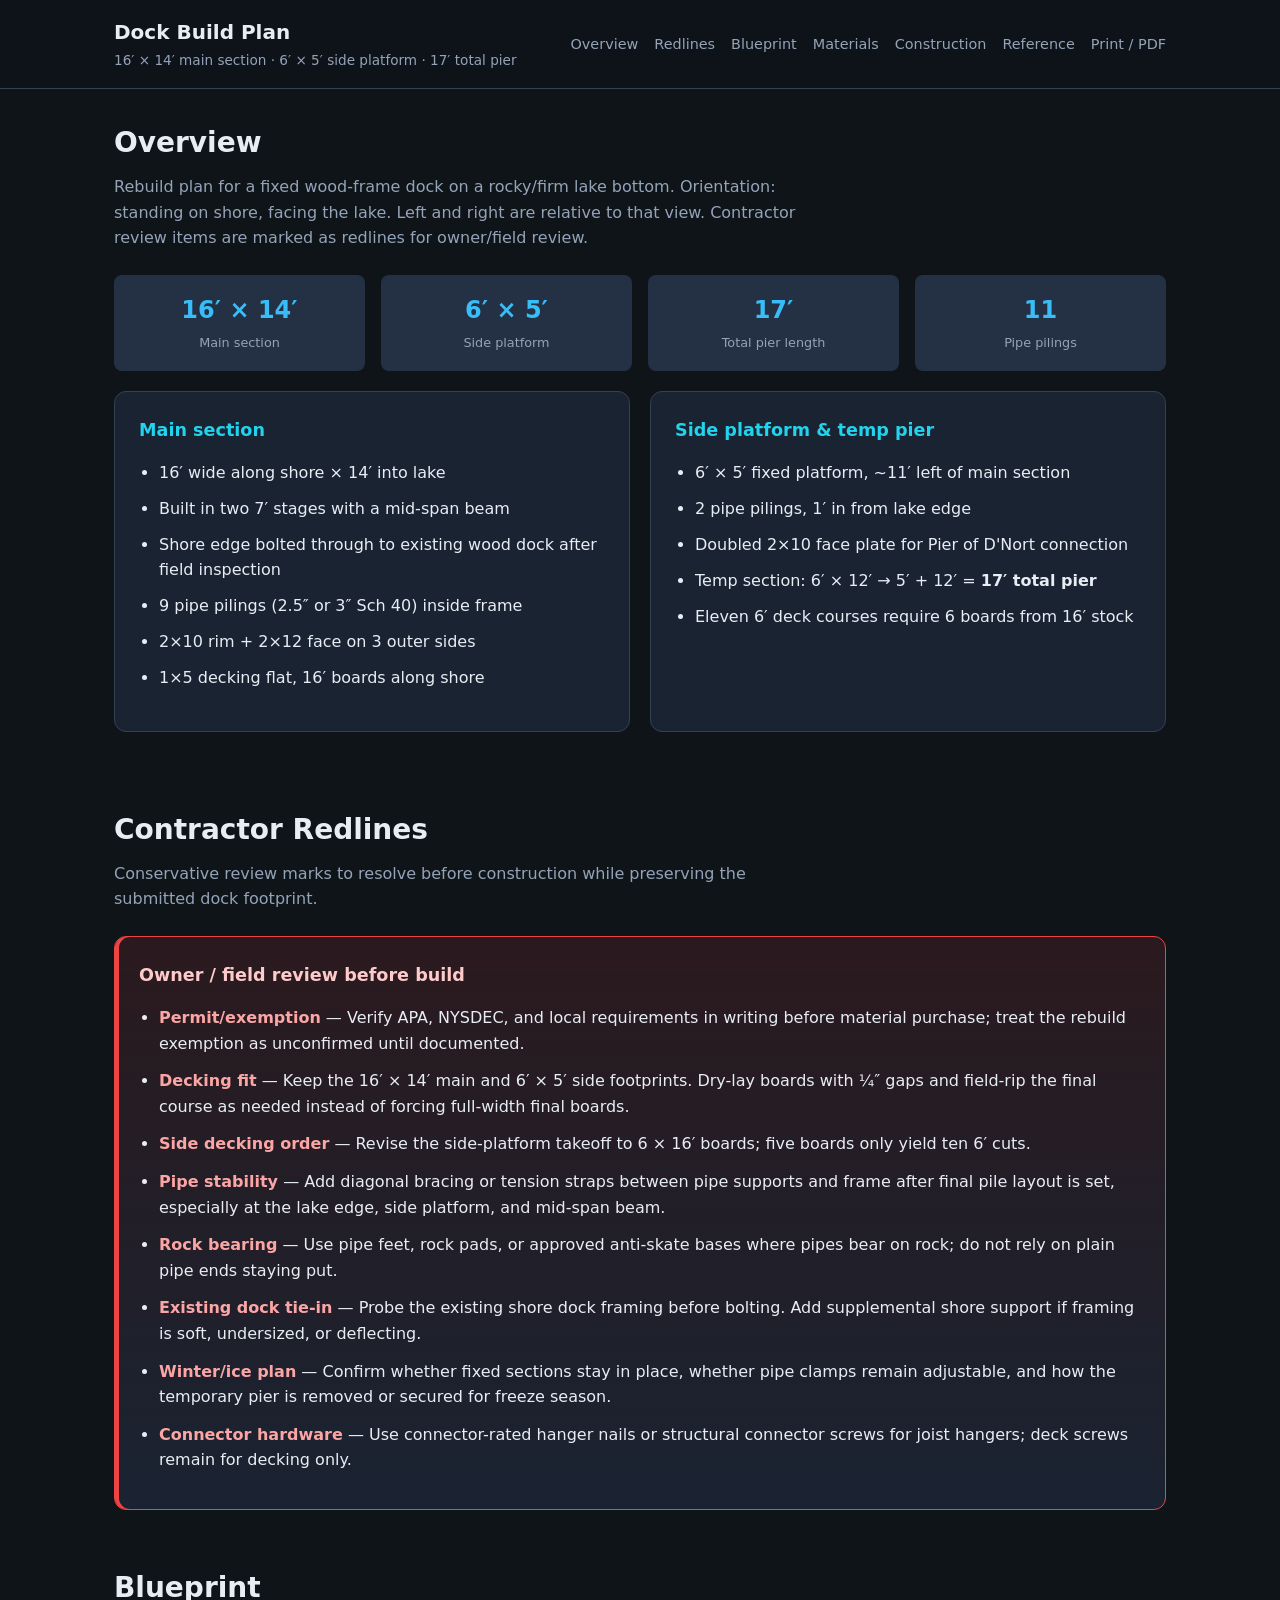
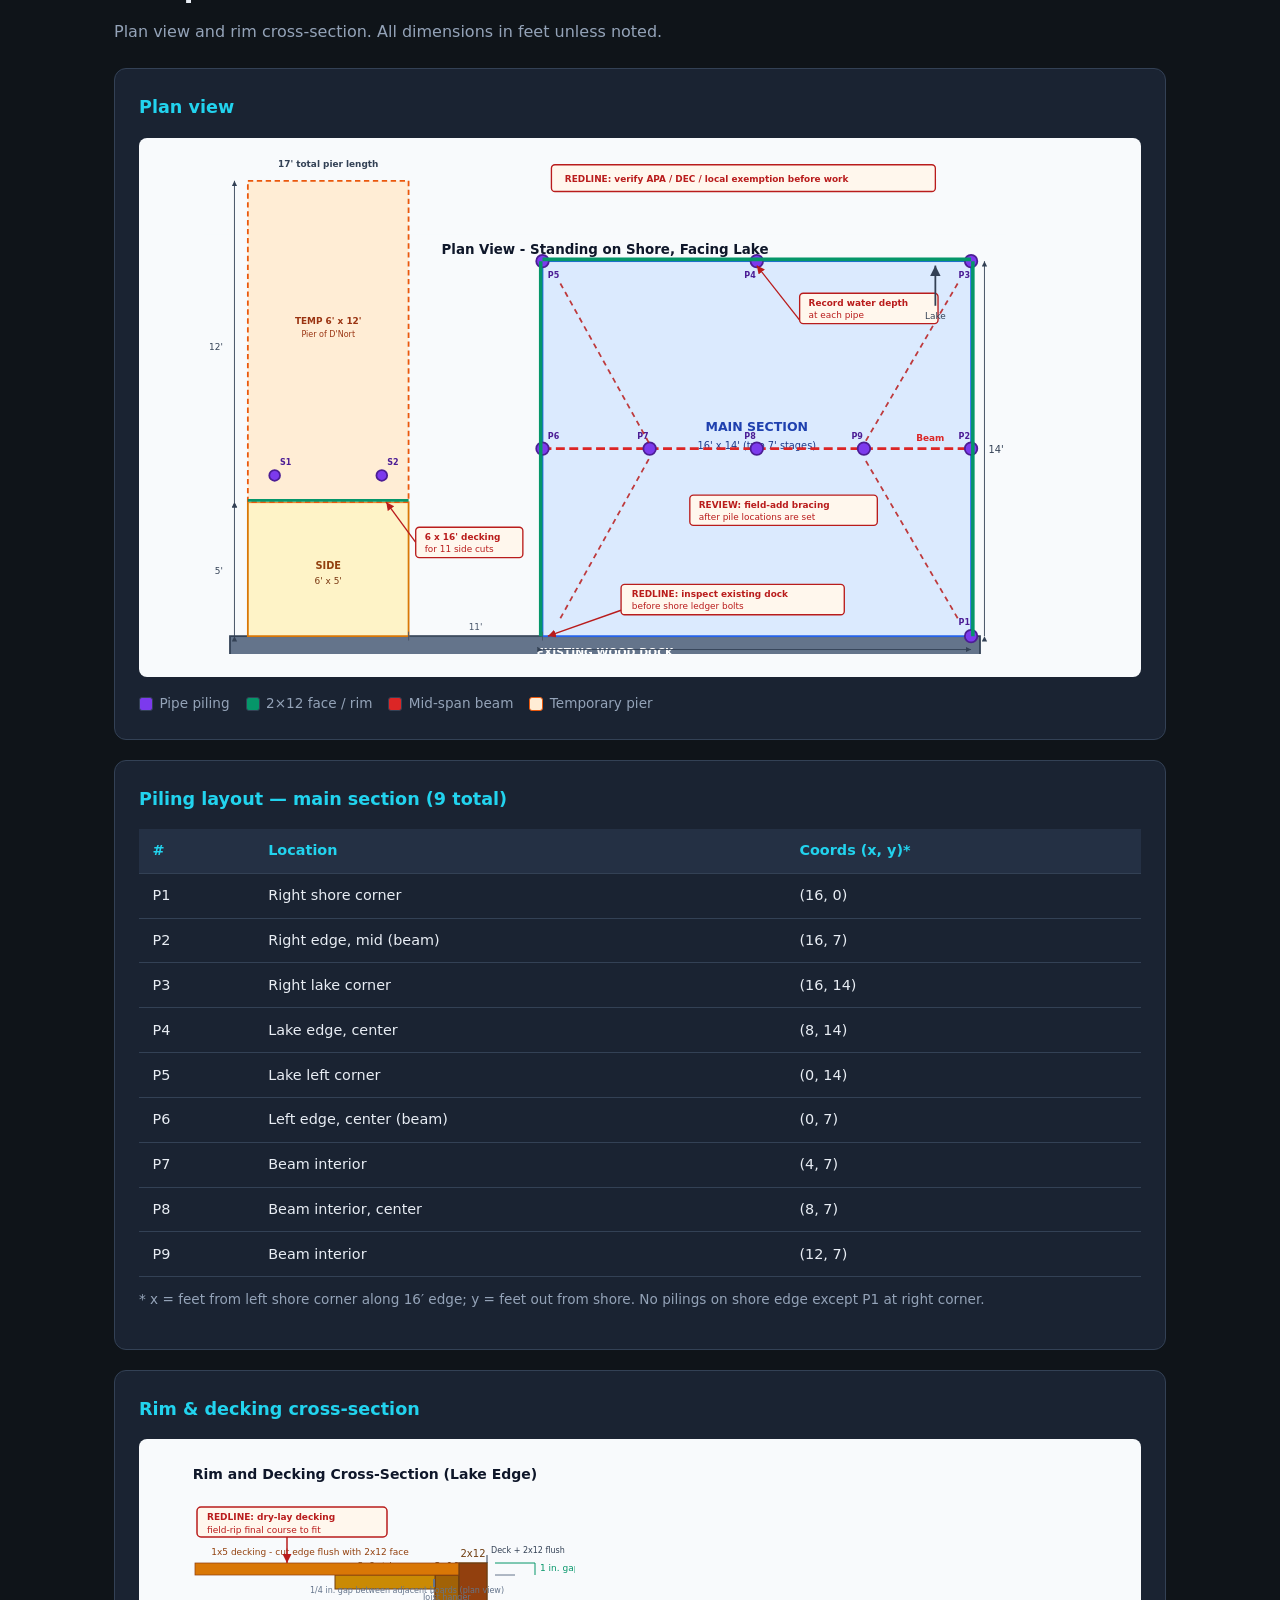
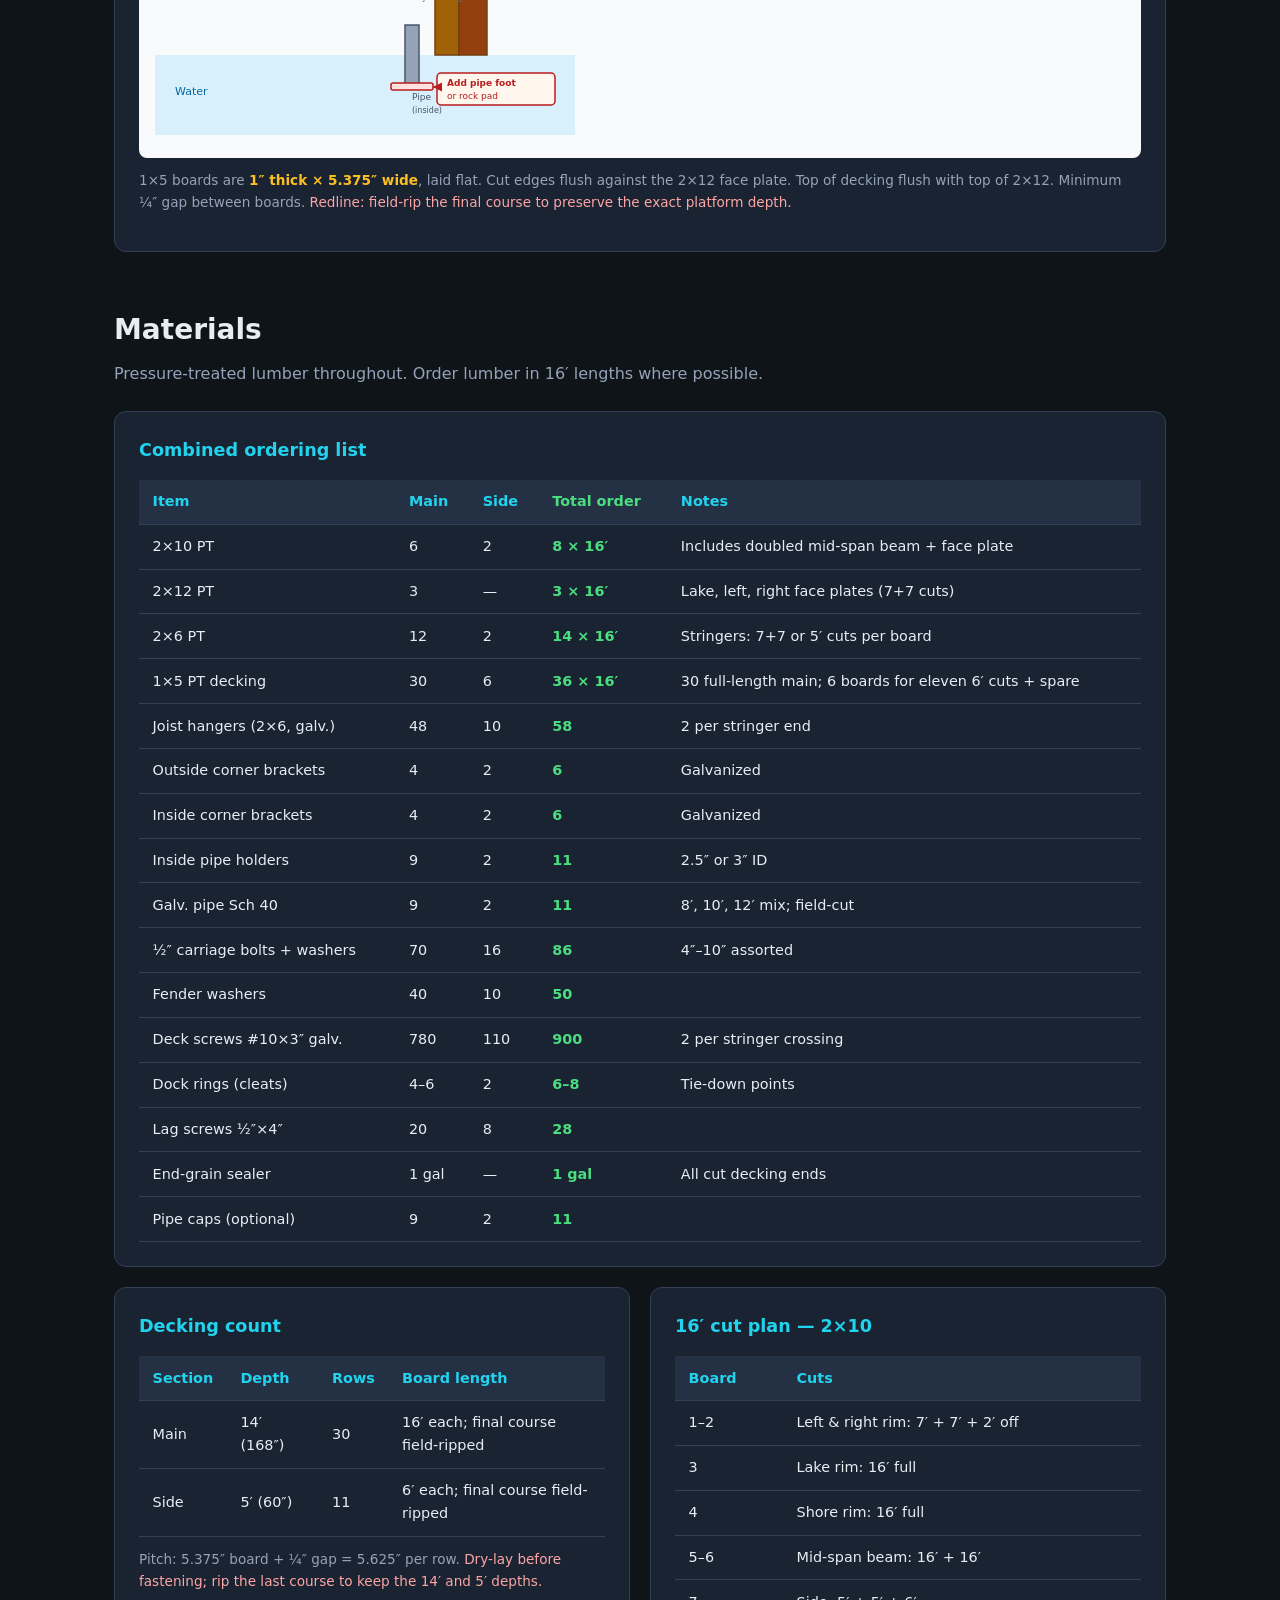
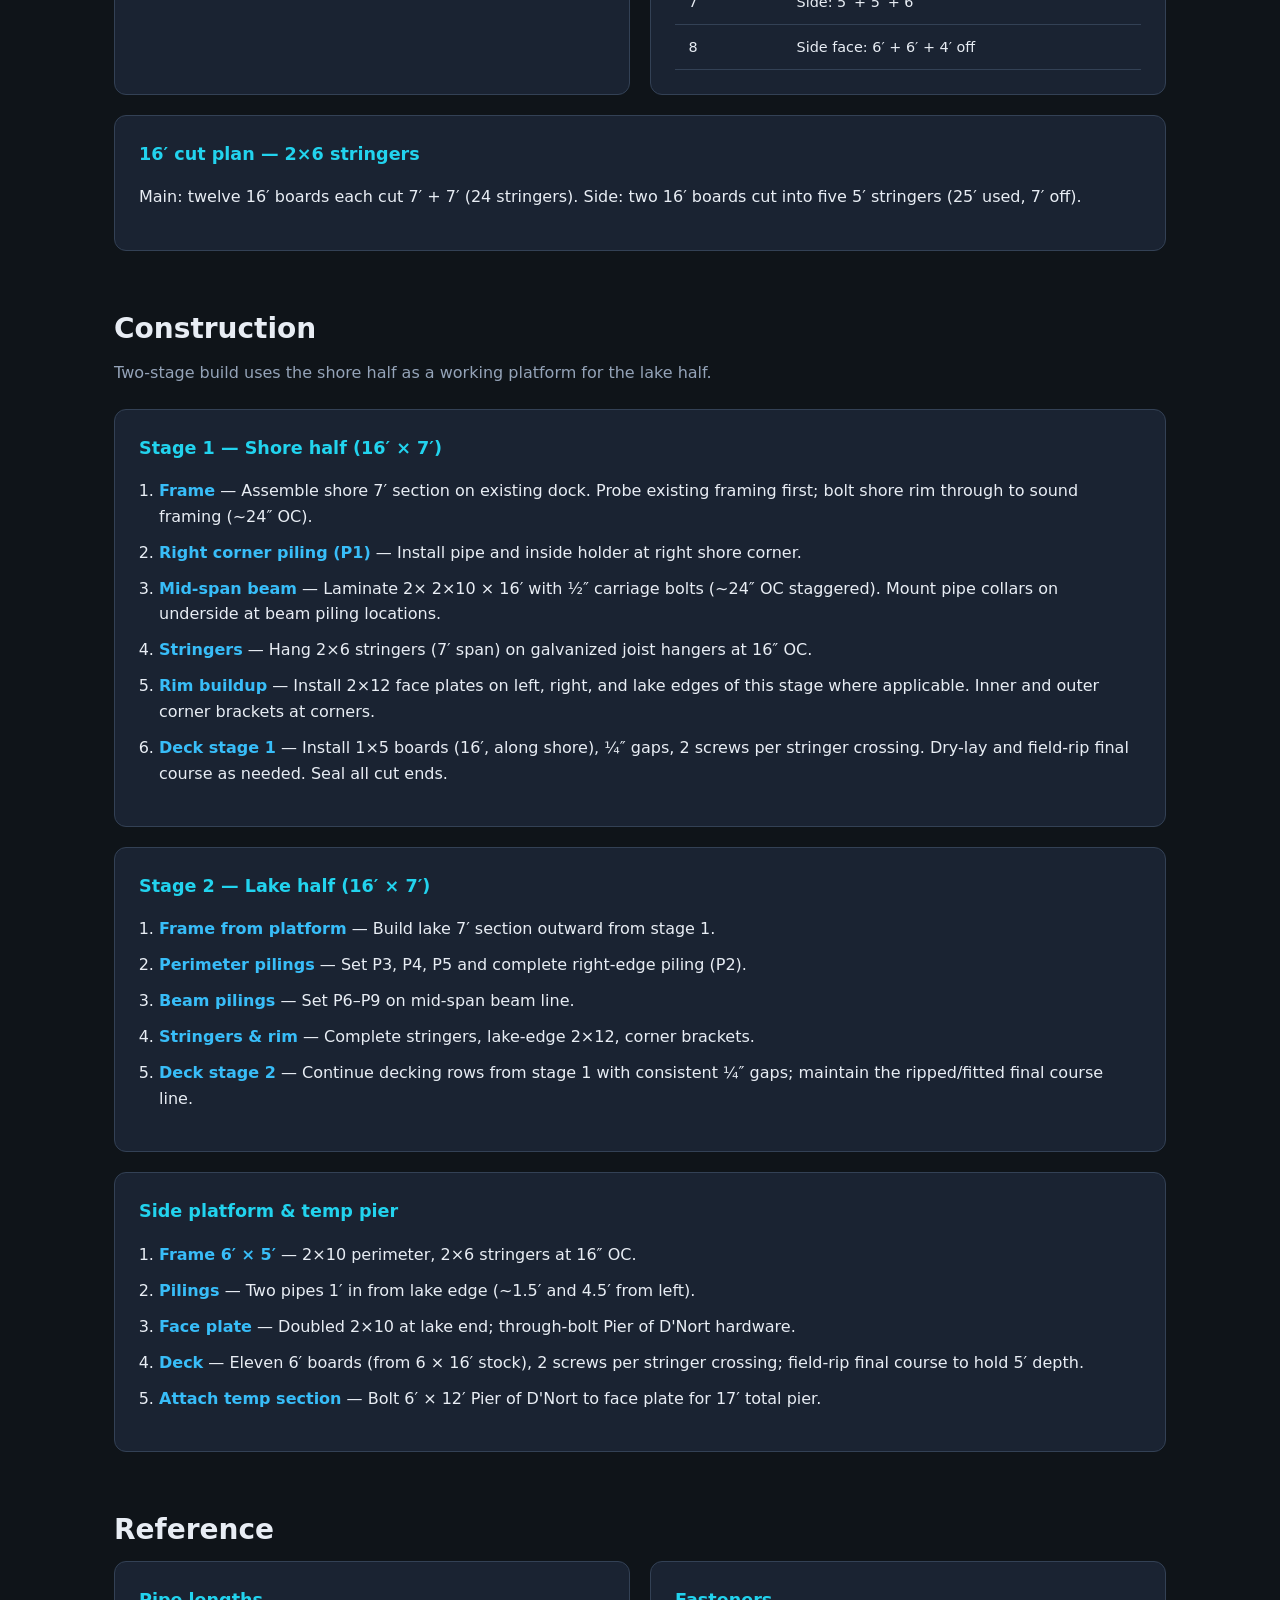
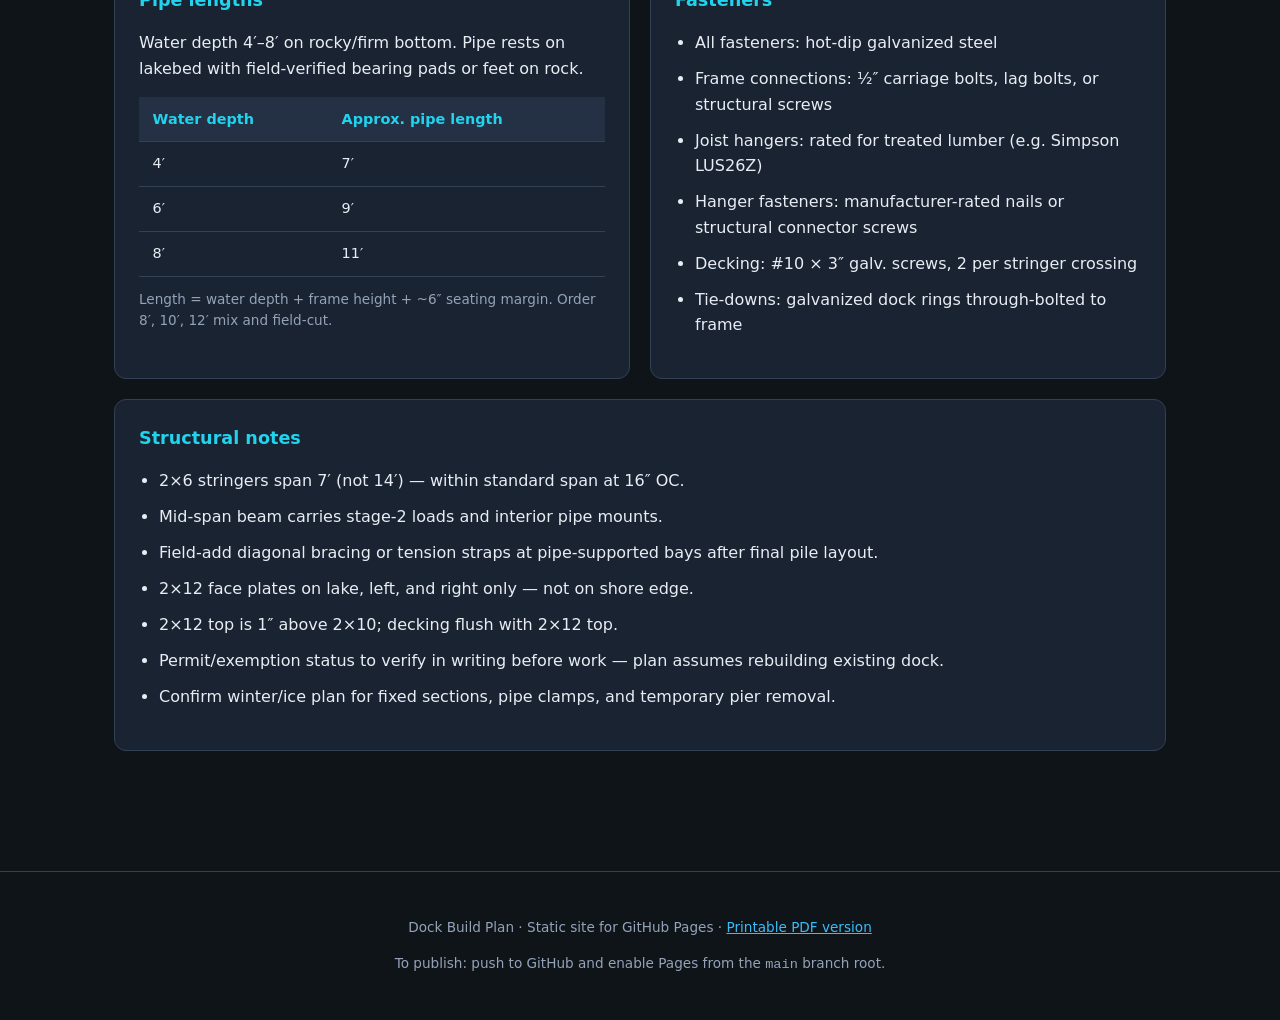
<file: index.html>
<!DOCTYPE html>
<html lang="en">
<head>
  <meta charset="UTF-8">
  <meta name="viewport" content="width=device-width, initial-scale=1.0">
  <title>Dock Build Plan</title>
  <link rel="stylesheet" href="css/style.css">
</head>
<body>
  <header>
    <div class="header-inner">
      <div>
        <h1>Dock Build Plan</h1>
        <p>16′ × 14′ main section · 6′ × 5′ side platform · 17′ total pier</p>
      </div>
      <nav>
        <a href="#overview">Overview</a>
        <a href="#redlines">Redlines</a>
        <a href="#blueprint">Blueprint</a>
        <a href="#materials">Materials</a>
        <a href="#construction">Construction</a>
        <a href="#reference">Reference</a>
        <a href="print.html">Print / PDF</a>
      </nav>
    </div>
  </header>

  <main>
    <section id="overview">
      <h2>Overview</h2>
      <p class="section-lead">
        Rebuild plan for a fixed wood-frame dock on a rocky/firm lake bottom.
        Orientation: standing on shore, facing the lake. Left and right are relative to that view.
        Contractor review items are marked as redlines for owner/field review.
      </p>

      <div class="stat-grid">
        <div class="stat"><span class="value">16′ × 14′</span><span class="label">Main section</span></div>
        <div class="stat"><span class="value">6′ × 5′</span><span class="label">Side platform</span></div>
        <div class="stat"><span class="value">17′</span><span class="label">Total pier length</span></div>
        <div class="stat"><span class="value">11</span><span class="label">Pipe pilings</span></div>
      </div>

      <div class="grid-2" style="margin-top: 1.25rem;">
        <div class="card">
          <h3>Main section</h3>
          <ul class="checklist">
            <li>16′ wide along shore × 14′ into lake</li>
            <li>Built in two 7′ stages with a mid-span beam</li>
            <li>Shore edge bolted through to existing wood dock after field inspection</li>
            <li>9 pipe pilings (2.5″ or 3″ Sch 40) inside frame</li>
            <li>2×10 rim + 2×12 face on 3 outer sides</li>
            <li>1×5 decking flat, 16′ boards along shore</li>
          </ul>
        </div>
        <div class="card">
          <h3>Side platform &amp; temp pier</h3>
          <ul class="checklist">
            <li>6′ × 5′ fixed platform, ~11′ left of main section</li>
            <li>2 pipe pilings, 1′ in from lake edge</li>
            <li>Doubled 2×10 face plate for Pier of D'Nort connection</li>
            <li>Temp section: 6′ × 12′ → 5′ + 12′ = <strong>17′ total pier</strong></li>
            <li>Eleven 6′ deck courses require 6 boards from 16′ stock</li>
          </ul>
        </div>
      </div>
    </section>

    <section id="redlines">
      <h2>Contractor Redlines</h2>
      <p class="section-lead">
        Conservative review marks to resolve before construction while preserving the submitted dock footprint.
      </p>

      <div class="card redline-card">
        <h3>Owner / field review before build</h3>
        <ul class="redline-list">
          <li><strong>Permit/exemption</strong> — Verify APA, NYSDEC, and local requirements in writing before material purchase; treat the rebuild exemption as unconfirmed until documented.</li>
          <li><strong>Decking fit</strong> — Keep the 16′ × 14′ main and 6′ × 5′ side footprints. Dry-lay boards with ¼″ gaps and field-rip the final course as needed instead of forcing full-width final boards.</li>
          <li><strong>Side decking order</strong> — Revise the side-platform takeoff to 6 × 16′ boards; five boards only yield ten 6′ cuts.</li>
          <li><strong>Pipe stability</strong> — Add diagonal bracing or tension straps between pipe supports and frame after final pile layout is set, especially at the lake edge, side platform, and mid-span beam.</li>
          <li><strong>Rock bearing</strong> — Use pipe feet, rock pads, or approved anti-skate bases where pipes bear on rock; do not rely on plain pipe ends staying put.</li>
          <li><strong>Existing dock tie-in</strong> — Probe the existing shore dock framing before bolting. Add supplemental shore support if framing is soft, undersized, or deflecting.</li>
          <li><strong>Winter/ice plan</strong> — Confirm whether fixed sections stay in place, whether pipe clamps remain adjustable, and how the temporary pier is removed or secured for freeze season.</li>
          <li><strong>Connector hardware</strong> — Use connector-rated hanger nails or structural connector screws for joist hangers; deck screws remain for decking only.</li>
        </ul>
      </div>
    </section>

    <section id="blueprint">
      <h2>Blueprint</h2>
      <p class="section-lead">Plan view and rim cross-section. All dimensions in feet unless noted.</p>

      <div class="card">
        <h3>Plan view</h3>
        <div class="blueprint-wrap">
          <img src="assets/plan-view.svg" alt="Dock plan view showing main section, side platform, pilings, and temporary pier" width="900" height="500">
        </div>
        <div class="legend">
          <span class="legend-item"><span class="legend-swatch" style="background:#7c3aed"></span> Pipe piling</span>
          <span class="legend-item"><span class="legend-swatch" style="background:#059669"></span> 2×12 face / rim</span>
          <span class="legend-item"><span class="legend-swatch" style="background:#dc2626"></span> Mid-span beam</span>
          <span class="legend-item"><span class="legend-swatch" style="background:#ffedd5;border-color:#ea580c"></span> Temporary pier</span>
        </div>
      </div>

      <div class="card">
        <h3>Piling layout — main section (9 total)</h3>
        <table>
          <thead>
            <tr><th>#</th><th>Location</th><th>Coords (x, y)*</th></tr>
          </thead>
          <tbody>
            <tr><td>P1</td><td>Right shore corner</td><td>(16, 0)</td></tr>
            <tr><td>P2</td><td>Right edge, mid (beam)</td><td>(16, 7)</td></tr>
            <tr><td>P3</td><td>Right lake corner</td><td>(16, 14)</td></tr>
            <tr><td>P4</td><td>Lake edge, center</td><td>(8, 14)</td></tr>
            <tr><td>P5</td><td>Lake left corner</td><td>(0, 14)</td></tr>
            <tr><td>P6</td><td>Left edge, center (beam)</td><td>(0, 7)</td></tr>
            <tr><td>P7</td><td>Beam interior</td><td>(4, 7)</td></tr>
            <tr><td>P8</td><td>Beam interior, center</td><td>(8, 7)</td></tr>
            <tr><td>P9</td><td>Beam interior</td><td>(12, 7)</td></tr>
          </tbody>
        </table>
        <p class="note">* x = feet from left shore corner along 16′ edge; y = feet out from shore. No pilings on shore edge except P1 at right corner.</p>
      </div>

      <div class="card">
        <h3>Rim &amp; decking cross-section</h3>
        <div class="blueprint-wrap">
          <img src="assets/rim-section.svg" alt="Cross-section showing 2x10 rim, offset 2x12 face, flat 1x5 decking, and inside pipe piling" width="420" height="280">
        </div>
        <p class="note">1×5 boards are <strong>1″ thick × 5.375″ wide</strong>, laid flat. Cut edges flush against the 2×12 face plate. Top of decking flush with top of 2×12. Minimum ¼″ gap between boards. <span class="redline-inline">Redline: field-rip the final course to preserve the exact platform depth.</span></p>
      </div>
    </section>

    <section id="materials">
      <h2>Materials</h2>
      <p class="section-lead">Pressure-treated lumber throughout. Order lumber in 16′ lengths where possible.</p>

      <div class="card">
        <h3>Combined ordering list</h3>
        <table>
          <thead>
            <tr>
              <th>Item</th>
              <th>Main</th>
              <th>Side</th>
              <th class="order-total">Total order</th>
              <th>Notes</th>
            </tr>
          </thead>
          <tbody>
            <tr><td>2×10 PT</td><td>6</td><td>2</td><td class="order-total">8 × 16′</td><td>Includes doubled mid-span beam + face plate</td></tr>
            <tr><td>2×12 PT</td><td>3</td><td>—</td><td class="order-total">3 × 16′</td><td>Lake, left, right face plates (7+7 cuts)</td></tr>
            <tr><td>2×6 PT</td><td>12</td><td>2</td><td class="order-total">14 × 16′</td><td>Stringers: 7+7 or 5′ cuts per board</td></tr>
            <tr><td>1×5 PT decking</td><td>30</td><td>6</td><td class="order-total">36 × 16′</td><td>30 full-length main; 6 boards for eleven 6′ cuts + spare</td></tr>
            <tr><td>Joist hangers (2×6, galv.)</td><td>48</td><td>10</td><td class="order-total">58</td><td>2 per stringer end</td></tr>
            <tr><td>Outside corner brackets</td><td>4</td><td>2</td><td class="order-total">6</td><td>Galvanized</td></tr>
            <tr><td>Inside corner brackets</td><td>4</td><td>2</td><td class="order-total">6</td><td>Galvanized</td></tr>
            <tr><td>Inside pipe holders</td><td>9</td><td>2</td><td class="order-total">11</td><td>2.5″ or 3″ ID</td></tr>
            <tr><td>Galv. pipe Sch 40</td><td>9</td><td>2</td><td class="order-total">11</td><td>8′, 10′, 12′ mix; field-cut</td></tr>
            <tr><td>½″ carriage bolts + washers</td><td>70</td><td>16</td><td class="order-total">86</td><td>4″–10″ assorted</td></tr>
            <tr><td>Fender washers</td><td>40</td><td>10</td><td class="order-total">50</td><td></td></tr>
            <tr><td>Deck screws #10×3″ galv.</td><td>780</td><td>110</td><td class="order-total">900</td><td>2 per stringer crossing</td></tr>
            <tr><td>Dock rings (cleats)</td><td>4–6</td><td>2</td><td class="order-total">6–8</td><td>Tie-down points</td></tr>
            <tr><td>Lag screws ½″×4″</td><td>20</td><td>8</td><td class="order-total">28</td><td></td></tr>
            <tr><td>End-grain sealer</td><td>1 gal</td><td>—</td><td class="order-total">1 gal</td><td>All cut decking ends</td></tr>
            <tr><td>Pipe caps (optional)</td><td>9</td><td>2</td><td class="order-total">11</td><td></td></tr>
          </tbody>
        </table>
      </div>

      <div class="grid-2">
        <div class="card">
          <h3>Decking count</h3>
          <table>
            <thead><tr><th>Section</th><th>Depth</th><th>Rows</th><th>Board length</th></tr></thead>
            <tbody>
              <tr><td>Main</td><td>14′ (168″)</td><td>30</td><td>16′ each; final course field-ripped</td></tr>
              <tr><td>Side</td><td>5′ (60″)</td><td>11</td><td>6′ each; final course field-ripped</td></tr>
            </tbody>
          </table>
          <p class="note">Pitch: 5.375″ board + ¼″ gap = 5.625″ per row. <span class="redline-inline">Dry-lay before fastening; rip the last course to keep the 14′ and 5′ depths.</span></p>
        </div>
        <div class="card">
          <h3>16′ cut plan — 2×10</h3>
          <table>
            <thead><tr><th>Board</th><th>Cuts</th></tr></thead>
            <tbody>
              <tr><td>1–2</td><td>Left &amp; right rim: 7′ + 7′ + 2′ off</td></tr>
              <tr><td>3</td><td>Lake rim: 16′ full</td></tr>
              <tr><td>4</td><td>Shore rim: 16′ full</td></tr>
              <tr><td>5–6</td><td>Mid-span beam: 16′ + 16′</td></tr>
              <tr><td>7</td><td>Side: 5′ + 5′ + 6′</td></tr>
              <tr><td>8</td><td>Side face: 6′ + 6′ + 4′ off</td></tr>
            </tbody>
          </table>
        </div>
      </div>

      <div class="card">
        <h3>16′ cut plan — 2×6 stringers</h3>
        <p>Main: twelve 16′ boards each cut 7′ + 7′ (24 stringers). Side: two 16′ boards cut into five 5′ stringers (25′ used, 7′ off).</p>
      </div>
    </section>

    <section id="construction">
      <h2>Construction</h2>
      <p class="section-lead">Two-stage build uses the shore half as a working platform for the lake half.</p>

      <div class="card">
        <h3>Stage 1 — Shore half (16′ × 7′)</h3>
        <ol class="steps">
          <li><strong>Frame</strong> — Assemble shore 7′ section on existing dock. Probe existing framing first; bolt shore rim through to sound framing (~24″ OC).</li>
          <li><strong>Right corner piling (P1)</strong> — Install pipe and inside holder at right shore corner.</li>
          <li><strong>Mid-span beam</strong> — Laminate 2× 2×10 × 16′ with ½″ carriage bolts (~24″ OC staggered). Mount pipe collars on underside at beam piling locations.</li>
          <li><strong>Stringers</strong> — Hang 2×6 stringers (7′ span) on galvanized joist hangers at 16″ OC.</li>
          <li><strong>Rim buildup</strong> — Install 2×12 face plates on left, right, and lake edges of this stage where applicable. Inner and outer corner brackets at corners.</li>
          <li><strong>Deck stage 1</strong> — Install 1×5 boards (16′, along shore), ¼″ gaps, 2 screws per stringer crossing. Dry-lay and field-rip final course as needed. Seal all cut ends.</li>
        </ol>
      </div>

      <div class="card">
        <h3>Stage 2 — Lake half (16′ × 7′)</h3>
        <ol class="steps">
          <li><strong>Frame from platform</strong> — Build lake 7′ section outward from stage 1.</li>
          <li><strong>Perimeter pilings</strong> — Set P3, P4, P5 and complete right-edge piling (P2).</li>
          <li><strong>Beam pilings</strong> — Set P6–P9 on mid-span beam line.</li>
          <li><strong>Stringers &amp; rim</strong> — Complete stringers, lake-edge 2×12, corner brackets.</li>
          <li><strong>Deck stage 2</strong> — Continue decking rows from stage 1 with consistent ¼″ gaps; maintain the ripped/fitted final course line.</li>
        </ol>
      </div>

      <div class="card">
        <h3>Side platform &amp; temp pier</h3>
        <ol class="steps">
          <li><strong>Frame 6′ × 5′</strong> — 2×10 perimeter, 2×6 stringers at 16″ OC.</li>
          <li><strong>Pilings</strong> — Two pipes 1′ in from lake edge (~1.5′ and 4.5′ from left).</li>
          <li><strong>Face plate</strong> — Doubled 2×10 at lake end; through-bolt Pier of D'Nort hardware.</li>
          <li><strong>Deck</strong> — Eleven 6′ boards (from 6 × 16′ stock), 2 screws per stringer crossing; field-rip final course to hold 5′ depth.</li>
          <li><strong>Attach temp section</strong> — Bolt 6′ × 12′ Pier of D'Nort to face plate for 17′ total pier.</li>
        </ol>
      </div>
    </section>

    <section id="reference">
      <h2>Reference</h2>

      <div class="grid-2">
        <div class="card">
          <h3>Pipe lengths</h3>
          <p>Water depth 4′–8′ on rocky/firm bottom. Pipe rests on lakebed with field-verified bearing pads or feet on rock.</p>
          <table>
            <thead><tr><th>Water depth</th><th>Approx. pipe length</th></tr></thead>
            <tbody>
              <tr><td>4′</td><td>7′</td></tr>
              <tr><td>6′</td><td>9′</td></tr>
              <tr><td>8′</td><td>11′</td></tr>
            </tbody>
          </table>
          <p class="note">Length = water depth + frame height + ~6″ seating margin. Order 8′, 10′, 12′ mix and field-cut.</p>
        </div>
        <div class="card">
          <h3>Fasteners</h3>
          <ul class="checklist">
            <li>All fasteners: hot-dip galvanized steel</li>
            <li>Frame connections: ½″ carriage bolts, lag bolts, or structural screws</li>
            <li>Joist hangers: rated for treated lumber (e.g. Simpson LUS26Z)</li>
            <li>Hanger fasteners: manufacturer-rated nails or structural connector screws</li>
            <li>Decking: #10 × 3″ galv. screws, 2 per stringer crossing</li>
            <li>Tie-downs: galvanized dock rings through-bolted to frame</li>
          </ul>
        </div>
      </div>

      <div class="card">
        <h3>Structural notes</h3>
        <ul class="checklist">
          <li>2×6 stringers span 7′ (not 14′) — within standard span at 16″ OC.</li>
          <li>Mid-span beam carries stage-2 loads and interior pipe mounts.</li>
          <li>Field-add diagonal bracing or tension straps at pipe-supported bays after final pile layout.</li>
          <li>2×12 face plates on lake, left, and right only — not on shore edge.</li>
          <li>2×12 top is 1″ above 2×10; decking flush with 2×12 top.</li>
          <li>Permit/exemption status to verify in writing before work — plan assumes rebuilding existing dock.</li>
          <li>Confirm winter/ice plan for fixed sections, pipe clamps, and temporary pier removal.</li>
        </ul>
      </div>
    </section>
  </main>

  <footer>
    <p>Dock Build Plan · Static site for GitHub Pages · <a href="print.html">Printable PDF version</a></p>
    <p>To publish: push to GitHub and enable Pages from the <code>main</code> branch root.</p>
  </footer>
</body>
</html>
</file>
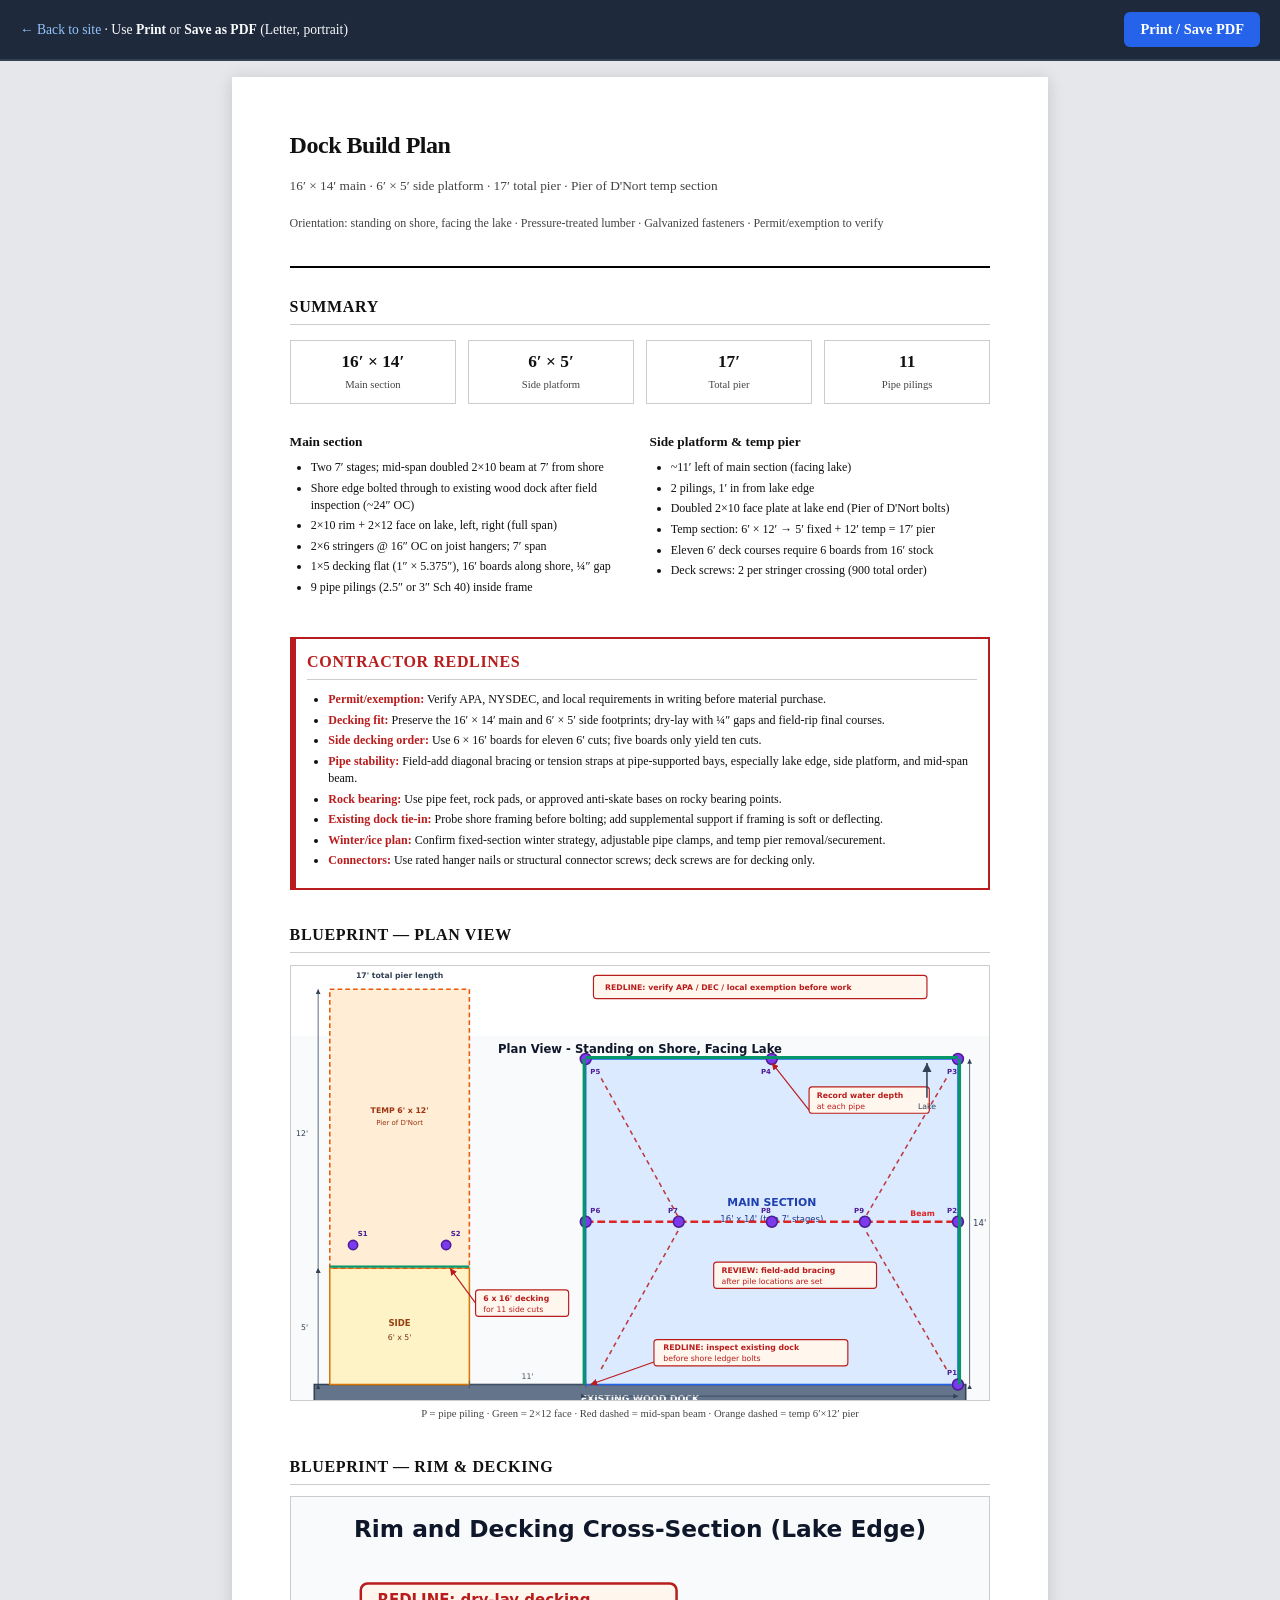
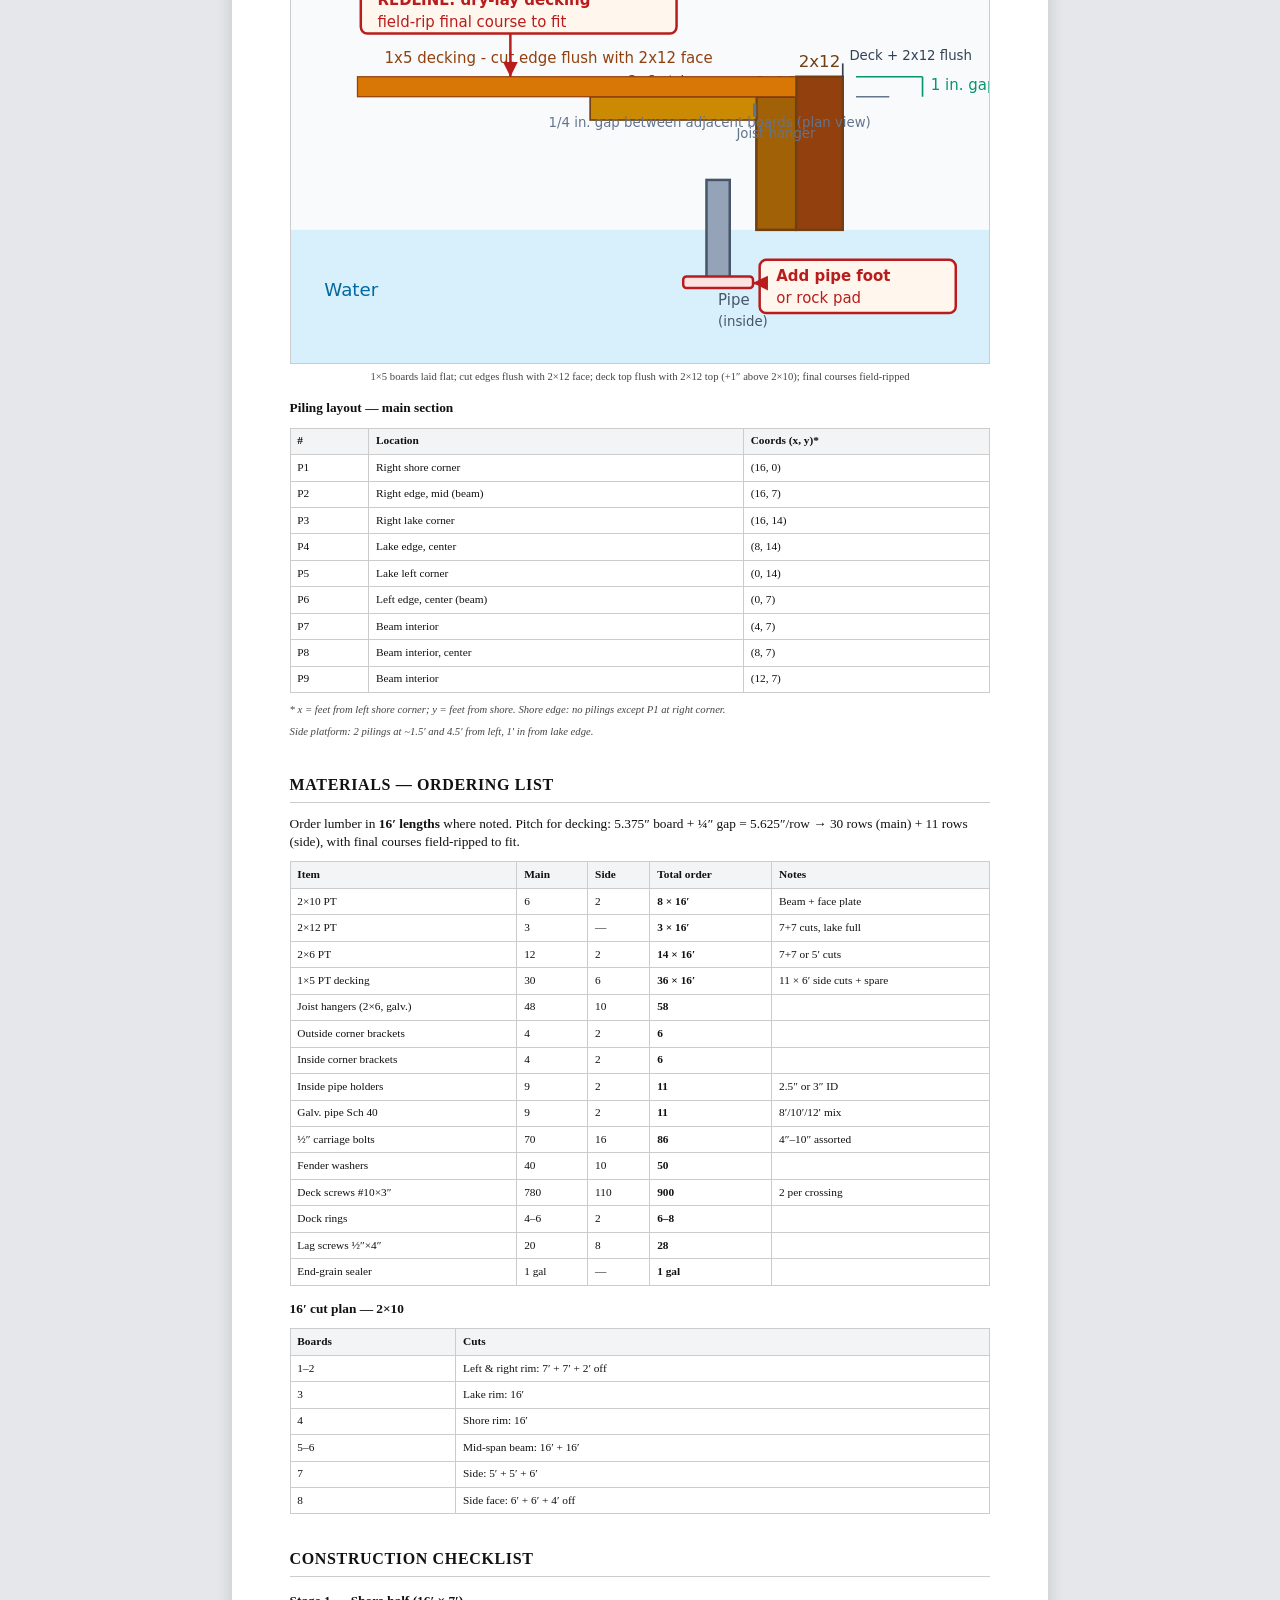
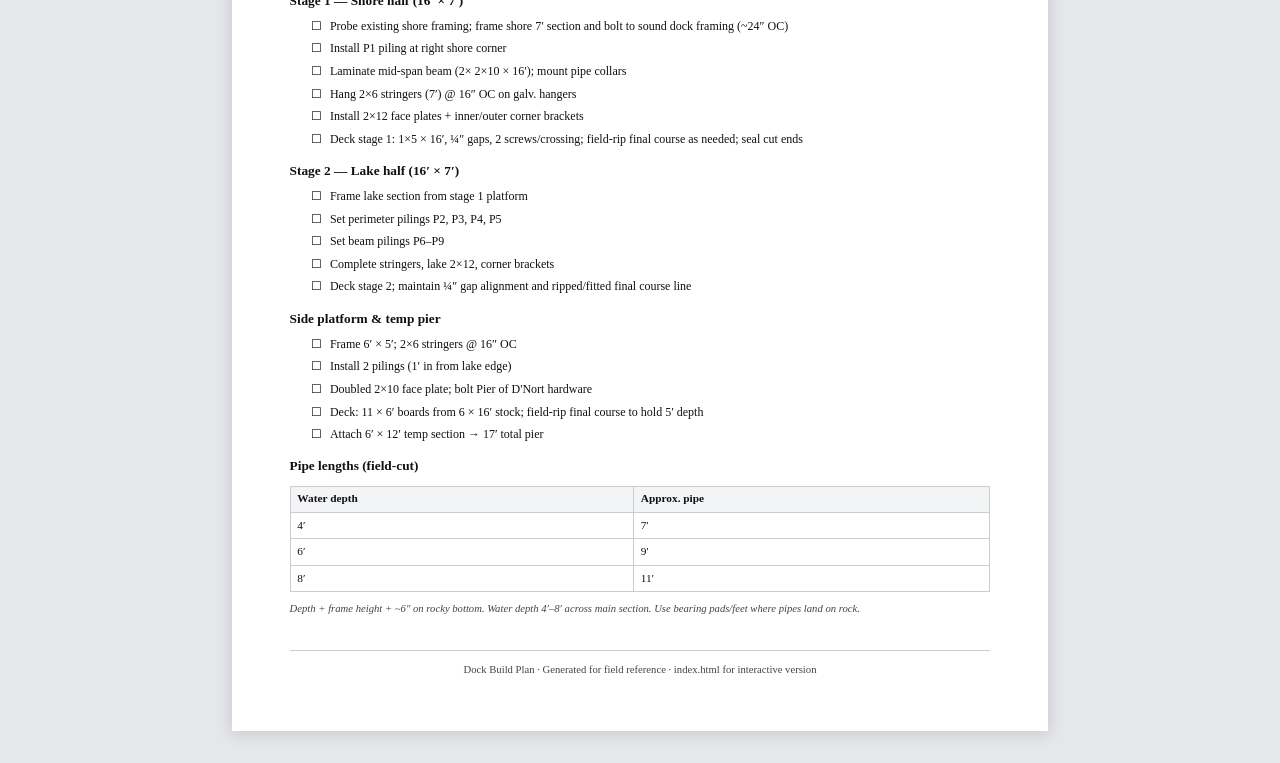
<file: print.html>
<!DOCTYPE html>
<html lang="en">
<head>
  <meta charset="UTF-8">
  <meta name="viewport" content="width=device-width, initial-scale=1.0">
  <title>Dock Build Plan — Print</title>
  <link rel="stylesheet" href="css/print.css">
</head>
<body>
  <div class="print-toolbar">
    <p><a href="index.html">← Back to site</a> · Use <strong>Print</strong> or <strong>Save as PDF</strong> (Letter, portrait)</p>
    <button type="button" onclick="window.print()">Print / Save PDF</button>
  </div>

  <article class="document">
    <header class="doc-header">
      <h1>Dock Build Plan</h1>
      <p class="subtitle">16′ × 14′ main · 6′ × 5′ side platform · 17′ total pier · Pier of D'Nort temp section</p>
      <p class="meta">Orientation: standing on shore, facing the lake · Pressure-treated lumber · Galvanized fasteners · Permit/exemption to verify</p>
    </header>

    <section class="page-section">
      <h2>Summary</h2>
      <div class="summary-row">
        <div class="summary-box"><span class="num">16′ × 14′</span><span class="lbl">Main section</span></div>
        <div class="summary-box"><span class="num">6′ × 5′</span><span class="lbl">Side platform</span></div>
        <div class="summary-box"><span class="num">17′</span><span class="lbl">Total pier</span></div>
        <div class="summary-box"><span class="num">11</span><span class="lbl">Pipe pilings</span></div>
      </div>
      <div class="two-col">
        <div>
          <h3>Main section</h3>
          <ul class="compact">
            <li>Two 7′ stages; mid-span doubled 2×10 beam at 7′ from shore</li>
            <li>Shore edge bolted through to existing wood dock after field inspection (~24″ OC)</li>
            <li>2×10 rim + 2×12 face on lake, left, right (full span)</li>
            <li>2×6 stringers @ 16″ OC on joist hangers; 7′ span</li>
            <li>1×5 decking flat (1″ × 5.375″), 16′ boards along shore, ¼″ gap</li>
            <li>9 pipe pilings (2.5″ or 3″ Sch 40) inside frame</li>
          </ul>
        </div>
        <div>
          <h3>Side platform &amp; temp pier</h3>
          <ul class="compact">
            <li>~11′ left of main section (facing lake)</li>
            <li>2 pilings, 1′ in from lake edge</li>
            <li>Doubled 2×10 face plate at lake end (Pier of D'Nort bolts)</li>
            <li>Temp section: 6′ × 12′ → 5′ fixed + 12′ temp = 17′ pier</li>
            <li>Eleven 6′ deck courses require 6 boards from 16′ stock</li>
            <li>Deck screws: 2 per stringer crossing (900 total order)</li>
          </ul>
        </div>
      </div>
    </section>

    <section class="page-section redline-box">
      <h2>Contractor Redlines</h2>
      <ul class="compact">
        <li><strong>Permit/exemption:</strong> Verify APA, NYSDEC, and local requirements in writing before material purchase.</li>
        <li><strong>Decking fit:</strong> Preserve the 16′ × 14′ main and 6′ × 5′ side footprints; dry-lay with ¼″ gaps and field-rip final courses.</li>
        <li><strong>Side decking order:</strong> Use 6 × 16′ boards for eleven 6′ cuts; five boards only yield ten cuts.</li>
        <li><strong>Pipe stability:</strong> Field-add diagonal bracing or tension straps at pipe-supported bays, especially lake edge, side platform, and mid-span beam.</li>
        <li><strong>Rock bearing:</strong> Use pipe feet, rock pads, or approved anti-skate bases on rocky bearing points.</li>
        <li><strong>Existing dock tie-in:</strong> Probe shore framing before bolting; add supplemental support if framing is soft or deflecting.</li>
        <li><strong>Winter/ice plan:</strong> Confirm fixed-section winter strategy, adjustable pipe clamps, and temp pier removal/securement.</li>
        <li><strong>Connectors:</strong> Use rated hanger nails or structural connector screws; deck screws are for decking only.</li>
      </ul>
    </section>

    <section class="page-section avoid-break">
      <h2>Blueprint — Plan View</h2>
      <figure>
        <img src="assets/plan-view.svg" alt="Plan view of dock layout">
        <figcaption>P = pipe piling · Green = 2×12 face · Red dashed = mid-span beam · Orange dashed = temp 6′×12′ pier</figcaption>
      </figure>
    </section>

    <section class="page-section page-break avoid-break">
      <h2>Blueprint — Rim &amp; Decking</h2>
      <figure>
        <img src="assets/rim-section.svg" alt="Cross-section of rim and decking">
        <figcaption>1×5 boards laid flat; cut edges flush with 2×12 face; deck top flush with 2×12 top (+1″ above 2×10); final courses field-ripped</figcaption>
      </figure>

      <h3>Piling layout — main section</h3>
      <table>
        <thead>
          <tr><th>#</th><th>Location</th><th>Coords (x, y)*</th></tr>
        </thead>
        <tbody>
          <tr><td>P1</td><td>Right shore corner</td><td>(16, 0)</td></tr>
          <tr><td>P2</td><td>Right edge, mid (beam)</td><td>(16, 7)</td></tr>
          <tr><td>P3</td><td>Right lake corner</td><td>(16, 14)</td></tr>
          <tr><td>P4</td><td>Lake edge, center</td><td>(8, 14)</td></tr>
          <tr><td>P5</td><td>Lake left corner</td><td>(0, 14)</td></tr>
          <tr><td>P6</td><td>Left edge, center (beam)</td><td>(0, 7)</td></tr>
          <tr><td>P7</td><td>Beam interior</td><td>(4, 7)</td></tr>
          <tr><td>P8</td><td>Beam interior, center</td><td>(8, 7)</td></tr>
          <tr><td>P9</td><td>Beam interior</td><td>(12, 7)</td></tr>
        </tbody>
      </table>
      <p class="note">* x = feet from left shore corner; y = feet from shore. Shore edge: no pilings except P1 at right corner.</p>
      <p class="note">Side platform: 2 pilings at ~1.5′ and 4.5′ from left, 1′ in from lake edge.</p>
    </section>

    <section class="page-section page-break">
      <h2>Materials — Ordering List</h2>
      <p>Order lumber in <strong>16′ lengths</strong> where noted. Pitch for decking: 5.375″ board + ¼″ gap = 5.625″/row → 30 rows (main) + 11 rows (side), with final courses field-ripped to fit.</p>
      <table>
        <thead>
          <tr>
            <th>Item</th>
            <th>Main</th>
            <th>Side</th>
            <th>Total order</th>
            <th>Notes</th>
          </tr>
        </thead>
        <tbody>
          <tr><td>2×10 PT</td><td>6</td><td>2</td><td class="total">8 × 16′</td><td>Beam + face plate</td></tr>
          <tr><td>2×12 PT</td><td>3</td><td>—</td><td class="total">3 × 16′</td><td>7+7 cuts, lake full</td></tr>
          <tr><td>2×6 PT</td><td>12</td><td>2</td><td class="total">14 × 16′</td><td>7+7 or 5′ cuts</td></tr>
          <tr><td>1×5 PT decking</td><td>30</td><td>6</td><td class="total">36 × 16′</td><td>11 × 6′ side cuts + spare</td></tr>
          <tr><td>Joist hangers (2×6, galv.)</td><td>48</td><td>10</td><td class="total">58</td><td></td></tr>
          <tr><td>Outside corner brackets</td><td>4</td><td>2</td><td class="total">6</td><td></td></tr>
          <tr><td>Inside corner brackets</td><td>4</td><td>2</td><td class="total">6</td><td></td></tr>
          <tr><td>Inside pipe holders</td><td>9</td><td>2</td><td class="total">11</td><td>2.5″ or 3″ ID</td></tr>
          <tr><td>Galv. pipe Sch 40</td><td>9</td><td>2</td><td class="total">11</td><td>8′/10′/12′ mix</td></tr>
          <tr><td>½″ carriage bolts</td><td>70</td><td>16</td><td class="total">86</td><td>4″–10″ assorted</td></tr>
          <tr><td>Fender washers</td><td>40</td><td>10</td><td class="total">50</td><td></td></tr>
          <tr><td>Deck screws #10×3″</td><td>780</td><td>110</td><td class="total">900</td><td>2 per crossing</td></tr>
          <tr><td>Dock rings</td><td>4–6</td><td>2</td><td class="total">6–8</td><td></td></tr>
          <tr><td>Lag screws ½″×4″</td><td>20</td><td>8</td><td class="total">28</td><td></td></tr>
          <tr><td>End-grain sealer</td><td>1 gal</td><td>—</td><td class="total">1 gal</td><td></td></tr>
        </tbody>
      </table>

      <h3>16′ cut plan — 2×10</h3>
      <table>
        <thead><tr><th>Boards</th><th>Cuts</th></tr></thead>
        <tbody>
          <tr><td>1–2</td><td>Left &amp; right rim: 7′ + 7′ + 2′ off</td></tr>
          <tr><td>3</td><td>Lake rim: 16′</td></tr>
          <tr><td>4</td><td>Shore rim: 16′</td></tr>
          <tr><td>5–6</td><td>Mid-span beam: 16′ + 16′</td></tr>
          <tr><td>7</td><td>Side: 5′ + 5′ + 6′</td></tr>
          <tr><td>8</td><td>Side face: 6′ + 6′ + 4′ off</td></tr>
        </tbody>
      </table>
    </section>

    <section class="page-section page-break">
      <h2>Construction Checklist</h2>

      <h3>Stage 1 — Shore half (16′ × 7′)</h3>
      <ul class="checklist compact">
        <li>Probe existing shore framing; frame shore 7′ section and bolt to sound dock framing (~24″ OC)</li>
        <li>Install P1 piling at right shore corner</li>
        <li>Laminate mid-span beam (2× 2×10 × 16′); mount pipe collars</li>
        <li>Hang 2×6 stringers (7′) @ 16″ OC on galv. hangers</li>
        <li>Install 2×12 face plates + inner/outer corner brackets</li>
        <li>Deck stage 1: 1×5 × 16′, ¼″ gaps, 2 screws/crossing; field-rip final course as needed; seal cut ends</li>
      </ul>

      <h3>Stage 2 — Lake half (16′ × 7′)</h3>
      <ul class="checklist compact">
        <li>Frame lake section from stage 1 platform</li>
        <li>Set perimeter pilings P2, P3, P4, P5</li>
        <li>Set beam pilings P6–P9</li>
        <li>Complete stringers, lake 2×12, corner brackets</li>
        <li>Deck stage 2; maintain ¼″ gap alignment and ripped/fitted final course line</li>
      </ul>

      <h3>Side platform &amp; temp pier</h3>
      <ul class="checklist compact">
        <li>Frame 6′ × 5′; 2×6 stringers @ 16″ OC</li>
        <li>Install 2 pilings (1′ in from lake edge)</li>
        <li>Doubled 2×10 face plate; bolt Pier of D'Nort hardware</li>
        <li>Deck: 11 × 6′ boards from 6 × 16′ stock; field-rip final course to hold 5′ depth</li>
        <li>Attach 6′ × 12′ temp section → 17′ total pier</li>
      </ul>

      <h3>Pipe lengths (field-cut)</h3>
      <table>
        <thead><tr><th>Water depth</th><th>Approx. pipe</th></tr></thead>
        <tbody>
          <tr><td>4′</td><td>7′</td></tr>
          <tr><td>6′</td><td>9′</td></tr>
          <tr><td>8′</td><td>11′</td></tr>
        </tbody>
      </table>
      <p class="note">Depth + frame height + ~6″ on rocky bottom. Water depth 4′–8′ across main section. Use bearing pads/feet where pipes land on rock.</p>
    </section>

    <footer class="footer-note">
      Dock Build Plan · Generated for field reference · index.html for interactive version
    </footer>
  </article>
</body>
</html>
</file>
<file: css/style.css>
:root {
  --bg: #0f1419;
  --surface: #1a2332;
  --surface-2: #243044;
  --text: #e8edf4;
  --muted: #94a3b8;
  --accent: #38bdf8;
  --accent-2: #22d3ee;
  --border: #334155;
  --success: #4ade80;
  --warning: #fbbf24;
  --font: "Segoe UI", system-ui, -apple-system, sans-serif;
  --mono: ui-monospace, "SF Mono", Menlo, monospace;
}

*,
*::before,
*::after {
  box-sizing: border-box;
}

html {
  scroll-behavior: smooth;
}

body {
  margin: 0;
  font-family: var(--font);
  font-size: 1rem;
  line-height: 1.6;
  color: var(--text);
  background: var(--bg);
}

a {
  color: var(--accent);
}

header {
  position: sticky;
  top: 0;
  z-index: 100;
  background: rgba(15, 20, 25, 0.92);
  backdrop-filter: blur(10px);
  border-bottom: 1px solid var(--border);
}

.header-inner {
  max-width: 1100px;
  margin: 0 auto;
  padding: 1rem 1.5rem;
  display: flex;
  flex-wrap: wrap;
  align-items: center;
  justify-content: space-between;
  gap: 1rem;
}

header h1 {
  margin: 0;
  font-size: 1.25rem;
  font-weight: 600;
}

header p {
  margin: 0.15rem 0 0;
  font-size: 0.85rem;
  color: var(--muted);
}

nav {
  display: flex;
  flex-wrap: wrap;
  gap: 0.5rem 1rem;
}

nav a {
  font-size: 0.9rem;
  text-decoration: none;
  color: var(--muted);
  transition: color 0.15s;
}

nav a:hover {
  color: var(--accent);
}

main {
  max-width: 1100px;
  margin: 0 auto;
  padding: 2rem 1.5rem 4rem;
}

section {
  margin-bottom: 3.5rem;
  scroll-margin-top: 5rem;
}

section h2 {
  margin: 0 0 0.5rem;
  font-size: 1.75rem;
  font-weight: 600;
  color: var(--text);
}

.section-lead {
  margin: 0 0 1.5rem;
  color: var(--muted);
  max-width: 70ch;
}

.card {
  background: var(--surface);
  border: 1px solid var(--border);
  border-radius: 12px;
  padding: 1.5rem;
  margin-bottom: 1.25rem;
}

.card h3 {
  margin: 0 0 1rem;
  font-size: 1.1rem;
  color: var(--accent-2);
}

.redline-card {
  border-color: #ef4444;
  background: linear-gradient(180deg, rgba(239, 68, 68, 0.12), rgba(26, 35, 50, 0.98));
  box-shadow: inset 4px 0 0 #ef4444;
}

.redline-card h3 {
  color: #fecaca;
}

.redline-list {
  margin: 0;
  padding-left: 1.25rem;
}

.redline-list li {
  margin-bottom: 0.75rem;
}

.redline-list strong,
.redline-inline {
  color: #fca5a5;
}

.grid-2 {
  display: grid;
  grid-template-columns: repeat(auto-fit, minmax(280px, 1fr));
  gap: 1.25rem;
}

.stat-grid {
  display: grid;
  grid-template-columns: repeat(auto-fit, minmax(140px, 1fr));
  gap: 1rem;
}

.stat {
  background: var(--surface-2);
  border-radius: 8px;
  padding: 1rem;
  text-align: center;
}

.stat .value {
  display: block;
  font-size: 1.5rem;
  font-weight: 700;
  color: var(--accent);
}

.stat .label {
  font-size: 0.8rem;
  color: var(--muted);
}

.blueprint-wrap {
  background: #f8fafc;
  border-radius: 8px;
  padding: 1rem;
  overflow: auto;
}

.blueprint-wrap svg {
  display: block;
  width: 100%;
  height: auto;
  min-width: 600px;
}

.legend {
  display: flex;
  flex-wrap: wrap;
  gap: 1rem;
  margin-top: 1rem;
  font-size: 0.85rem;
  color: var(--muted);
}

.legend-item {
  display: flex;
  align-items: center;
  gap: 0.4rem;
}

.legend-swatch {
  width: 14px;
  height: 14px;
  border-radius: 3px;
  border: 1px solid var(--border);
}

table {
  width: 100%;
  border-collapse: collapse;
  font-size: 0.9rem;
}

th,
td {
  padding: 0.65rem 0.85rem;
  text-align: left;
  border-bottom: 1px solid var(--border);
}

th {
  background: var(--surface-2);
  font-weight: 600;
  color: var(--accent-2);
  position: sticky;
  top: 0;
}

tbody tr:hover {
  background: rgba(56, 189, 248, 0.05);
}

.order-total {
  font-weight: 700;
  color: var(--success);
}

.note {
  font-size: 0.85rem;
  color: var(--muted);
  margin-top: 0.75rem;
}

.note strong {
  color: var(--warning);
}

ol.steps,
ul.checklist {
  padding-left: 1.25rem;
}

ol.steps li,
ul.checklist li {
  margin-bottom: 0.65rem;
}

ol.steps li strong {
  color: var(--accent);
}

.cross-section {
  font-family: var(--mono);
  font-size: 0.78rem;
  line-height: 1.35;
  background: var(--surface-2);
  padding: 1rem;
  border-radius: 8px;
  overflow-x: auto;
  white-space: pre;
  color: var(--text);
}

footer {
  border-top: 1px solid var(--border);
  padding: 2rem 1.5rem;
  text-align: center;
  color: var(--muted);
  font-size: 0.85rem;
}

@media (max-width: 640px) {
  .header-inner {
    flex-direction: column;
    align-items: flex-start;
  }

  nav {
    width: 100%;
  }
}
</file>
<file: css/print.css>
/* Screen preview of print layout */
:root {
  --print-text: #111;
  --print-muted: #444;
  --print-border: #ccc;
  --print-accent: #000;
}

*,
*::before,
*::after {
  box-sizing: border-box;
}

body {
  margin: 0;
  font-family: "Segoe UI", Georgia, "Times New Roman", serif;
  font-size: 10pt;
  line-height: 1.4;
  color: var(--print-text);
  background: #e5e7eb;
}

.print-toolbar {
  position: sticky;
  top: 0;
  z-index: 100;
  display: flex;
  flex-wrap: wrap;
  align-items: center;
  justify-content: space-between;
  gap: 0.75rem;
  padding: 0.75rem 1.25rem;
  background: #1e293b;
  color: #f8fafc;
  border-bottom: 2px solid #334155;
}

.print-toolbar p {
  margin: 0;
  font-size: 0.85rem;
}

.print-toolbar a {
  color: #93c5fd;
  text-decoration: none;
}

.print-toolbar a:hover {
  text-decoration: underline;
}

.print-toolbar button {
  font: inherit;
  font-size: 0.9rem;
  font-weight: 600;
  padding: 0.45rem 1rem;
  border: none;
  border-radius: 6px;
  background: #2563eb;
  color: #fff;
  cursor: pointer;
}

.print-toolbar button:hover {
  background: #1d4ed8;
}

.document {
  max-width: 8.5in;
  margin: 1rem auto 2rem;
  padding: 0.55in 0.6in;
  background: #fff;
  box-shadow: 0 2px 16px rgba(0, 0, 0, 0.15);
}

.doc-header {
  border-bottom: 2pt solid #000;
  padding-bottom: 0.35in;
  margin-bottom: 0.3in;
}

.doc-header h1 {
  margin: 0 0 0.15in;
  font-size: 18pt;
  font-weight: 700;
  letter-spacing: -0.02em;
}

.doc-header .subtitle {
  margin: 0;
  font-size: 10pt;
  color: var(--print-muted);
}

.doc-header .meta {
  margin: 0.2in 0 0;
  font-size: 9pt;
  color: var(--print-muted);
}

.page-section {
  margin-bottom: 0.35in;
}

.page-section h2 {
  margin: 0 0 0.12in;
  font-size: 12pt;
  font-weight: 700;
  text-transform: uppercase;
  letter-spacing: 0.04em;
  border-bottom: 1pt solid var(--print-border);
  padding-bottom: 0.06in;
}

.page-section h3 {
  margin: 0.15in 0 0.08in;
  font-size: 10pt;
  font-weight: 700;
}

.redline-box {
  border: 1.5pt solid #b91c1c;
  border-left-width: 5pt;
  padding: 0.12in;
}

.redline-box h2,
.redline-box strong {
  color: #b91c1c;
}

.page-section p,
.page-section li {
  margin: 0 0 0.08in;
}

.page-section ul,
.page-section ol {
  margin: 0.08in 0;
  padding-left: 0.22in;
}

.summary-row {
  display: grid;
  grid-template-columns: repeat(4, 1fr);
  gap: 0.12in;
  margin: 0.15in 0;
}

.summary-box {
  border: 1pt solid var(--print-border);
  padding: 0.1in;
  text-align: center;
}

.summary-box .num {
  display: block;
  font-size: 13pt;
  font-weight: 700;
}

.summary-box .lbl {
  font-size: 8pt;
  color: var(--print-muted);
}

.two-col {
  display: grid;
  grid-template-columns: 1fr 1fr;
  gap: 0.2in;
}

figure {
  margin: 0.12in 0;
}

figure img {
  display: block;
  width: 100%;
  height: auto;
  border: 1pt solid var(--print-border);
}

figcaption {
  margin-top: 0.06in;
  font-size: 8pt;
  color: var(--print-muted);
  text-align: center;
}

table {
  width: 100%;
  border-collapse: collapse;
  font-size: 8.5pt;
  margin: 0.1in 0;
}

th,
td {
  border: 0.5pt solid var(--print-border);
  padding: 0.05in 0.07in;
  text-align: left;
  vertical-align: top;
}

th {
  background: #f3f4f6;
  font-weight: 700;
}

td.total {
  font-weight: 700;
}

.compact li {
  margin-bottom: 0.04in;
  font-size: 9pt;
}

.note {
  font-size: 8pt;
  color: var(--print-muted);
  font-style: italic;
}

.checklist {
  list-style: none;
  padding-left: 0;
}

.checklist li {
  position: relative;
  padding-left: 0.2in;
  margin-bottom: 0.06in;
}

.checklist li::before {
  content: "☐";
  position: absolute;
  left: 0;
}

.footer-note {
  margin-top: 0.25in;
  padding-top: 0.12in;
  border-top: 1pt solid var(--print-border);
  font-size: 8pt;
  color: var(--print-muted);
  text-align: center;
}

@media print {
  body {
    background: #fff;
  }

  .print-toolbar {
    display: none !important;
  }

  .document {
    max-width: none;
    margin: 0;
    padding: 0;
    box-shadow: none;
  }

  .page-break {
    break-before: page;
    page-break-before: always;
  }

  .avoid-break {
    break-inside: avoid;
    page-break-inside: avoid;
  }

  figure img {
    max-height: 3.2in;
    object-fit: contain;
  }

  a {
    color: inherit;
    text-decoration: none;
  }
}

@page {
  size: letter;
  margin: 0.55in;
}

@media screen and (max-width: 700px) {
  .summary-row,
  .two-col {
    grid-template-columns: 1fr;
  }

  .document {
    margin: 0;
    padding: 1rem;
  }
}
</file>
